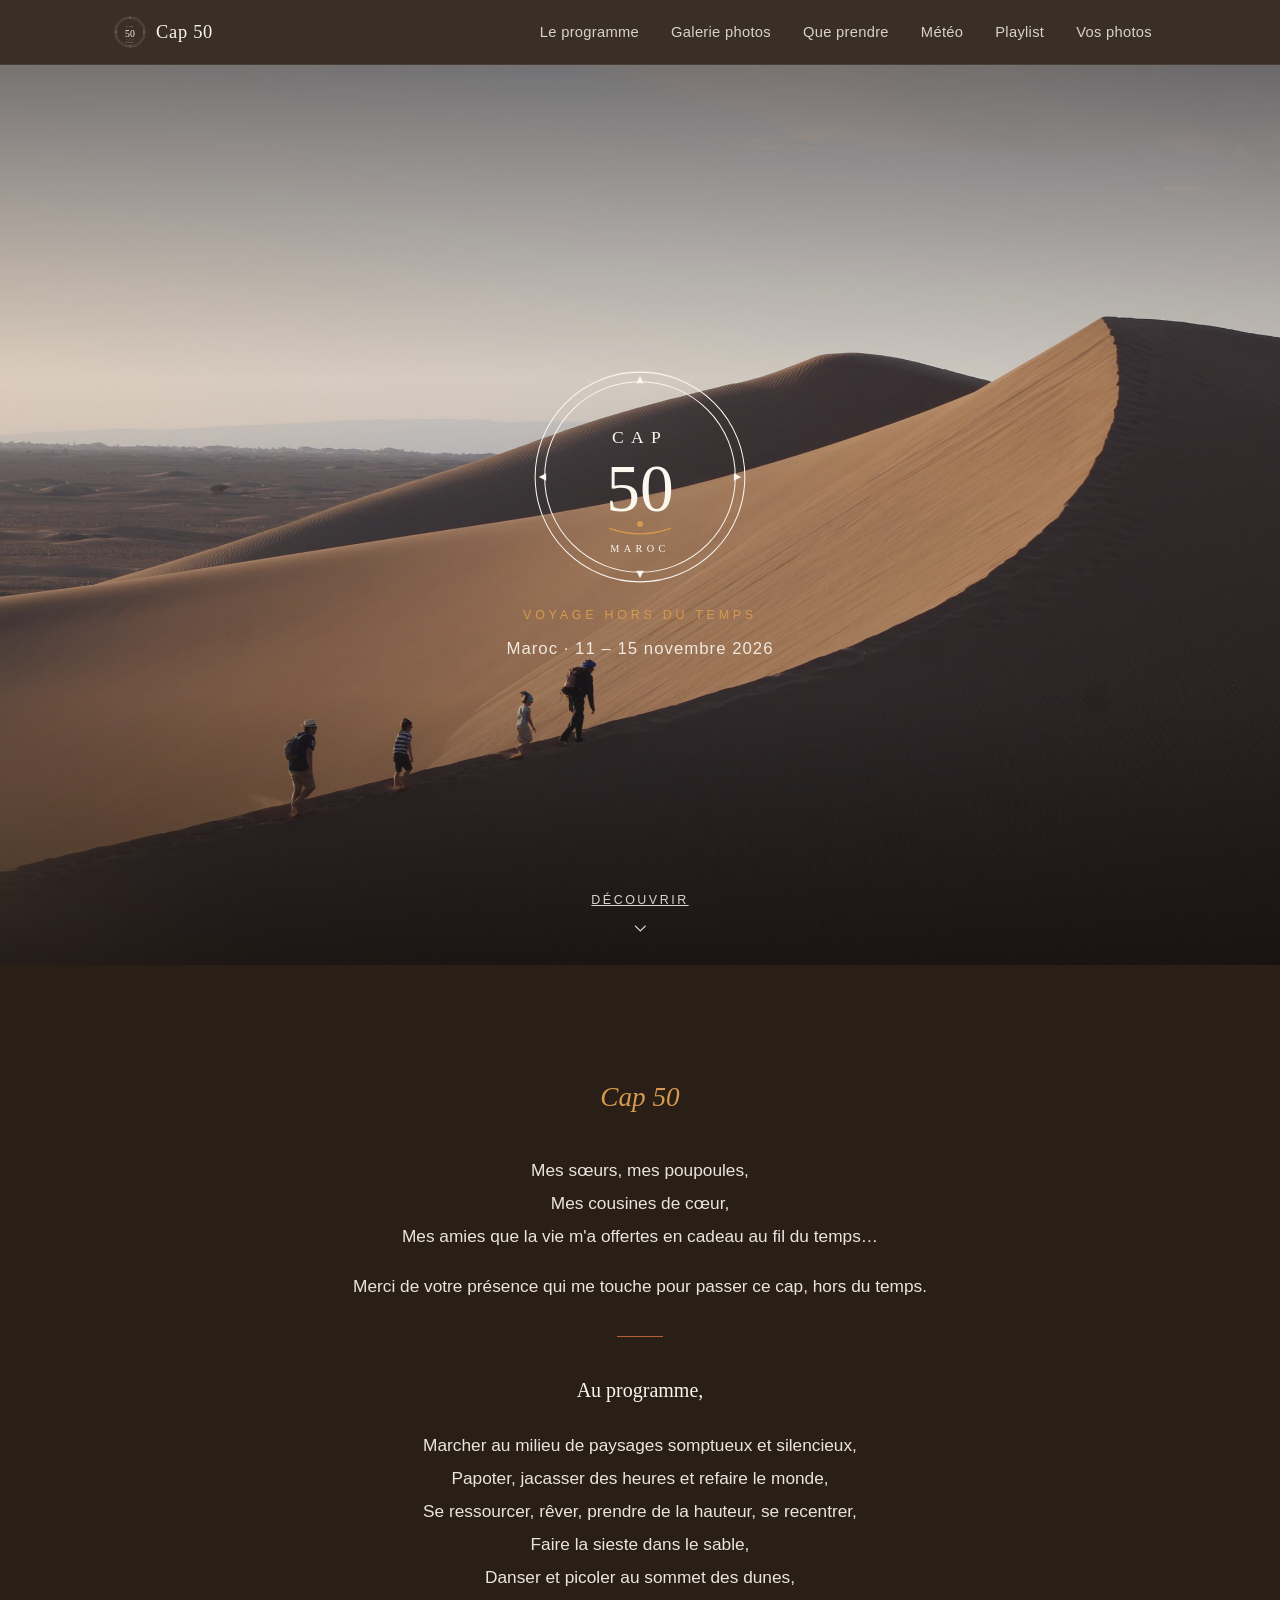
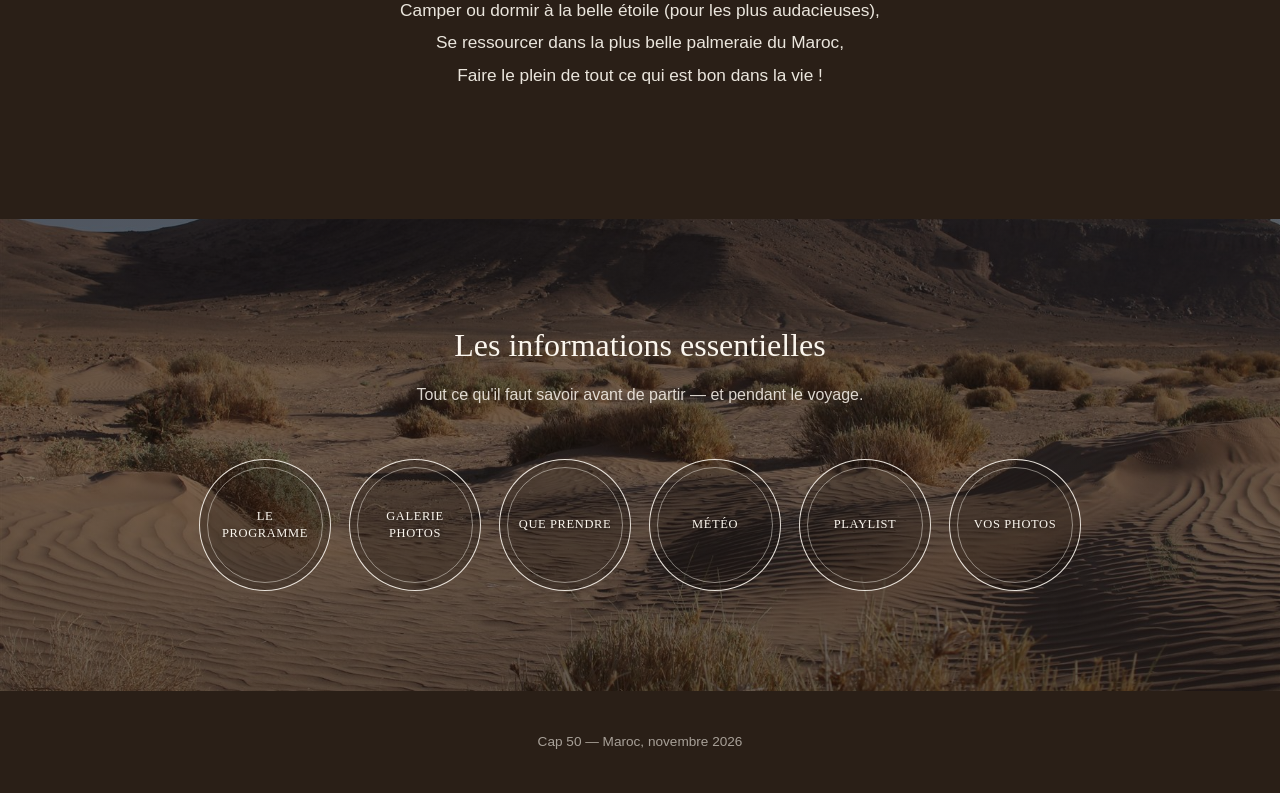
<file: index.html>
<!doctype html>
<html lang="fr">
<head>
<meta charset="utf-8">
<meta name="viewport" content="width=device-width, initial-scale=1">
<title>Cap 50 — Voyage hors du Temps</title>
<meta name="description" content="Cap 50 : notre voyage hors du temps dans le désert marocain, 11-15 novembre 2026.">

<!-- Aperçu affiché quand le lien est partagé (WhatsApp, iMessage, Messenger, mail...) -->
<meta property="og:type" content="website">
<meta property="og:title" content="Cap 50 — Voyage hors du Temps">
<meta property="og:description" content="Notre voyage hors du temps dans le désert marocain, 11-15 novembre 2026.">
<meta property="og:image" content="https://volcyb.github.io/Cap50/assets/img/og-image.jpg">
<meta property="og:image:width" content="1200">
<meta property="og:image:height" content="630">
<meta property="og:url" content="https://volcyb.github.io/Cap50/">
<meta name="twitter:card" content="summary_large_image">

<link rel="icon" type="image/svg+xml" href="assets/img/logo/favicon.svg">
<link rel="stylesheet" href="assets/css/style.css">
</head>
<body>

<nav class="site-nav">
  <div class="nav-inner">
    <a href="index.html" class="nav-brand"><img src="assets/img/logo/logo-white.svg" alt=""> Cap 50</a>
    <button class="nav-toggle" aria-label="Menu">&#9776;</button>
    <ul class="nav-links">
      <li><a href="programme.html">Le programme</a></li>
      <li><a href="galerie.html">Galerie photos</a></li>
      <li><a href="a-emporter.html">Que prendre</a></li>
      <li><a href="meteo.html">Météo</a></li>
      <li><a href="playlist.html">Playlist</a></li>
      <li><a href="photos.html">Vos photos</a></li>
    </ul>
  </div>
</nav>

<section class="hero" style="background-image:url('assets/img/hero.jpg')">
  <div class="hero-content">
    <img class="hero-logo" src="assets/img/logo/logo-white.svg" alt="Cap 50">
    <div class="hero-kicker">Voyage hors du Temps</div>
    <div class="hero-dates">Maroc &middot; 11 – 15 novembre 2026</div>
  </div>
  <a href="#tribute" class="scroll-cue">
    Découvrir
    <svg viewBox="0 0 24 24" fill="none" stroke="currentColor" stroke-width="1.5"><path d="M5 9l7 7 7-7"/></svg>
  </a>
</section>

<section class="tribute" id="tribute">
  <div class="tribute-inner">
    <div class="signature">Cap 50</div>
    <p>
      Mes sœurs, mes poupoules,<br>
      Mes cousines de cœur,<br>
      Mes amies que la vie m'a offertes en cadeau au fil du temps…
    </p>
    <p>Merci de votre présence qui me touche pour passer ce cap, hors du temps.</p>
    <div class="tribute-divider"></div>
    <p class="thanks">Au programme,</p>
    <p>
      Marcher au milieu de paysages somptueux et silencieux,<br>
      Papoter, jacasser des heures et refaire le monde,<br>
      Se ressourcer, rêver, prendre de la hauteur, se recentrer,<br>
      Faire la sieste dans le sable,<br>
      Danser et picoler au sommet des dunes,<br>
      Camper ou dormir à la belle étoile (pour les plus audacieuses),<br>
      Se ressourcer dans la plus belle palmeraie du Maroc,<br>
      Faire le plein de tout ce qui est bon dans la vie&nbsp;!
    </p>
  </div>
</section>

<section class="menu-section">
  <h2>Les informations essentielles</h2>
  <p class="lede">Tout ce qu'il faut savoir avant de partir — et pendant le voyage.</p>
  <div class="menu-grid">

    <a class="menu-card" href="programme.html">
      <h3>Le programme</h3>
    </a>

    <a class="menu-card" href="galerie.html">
      <h3>Galerie photos</h3>
    </a>

    <a class="menu-card" href="a-emporter.html">
      <h3>Que prendre</h3>
    </a>

    <a class="menu-card" href="meteo.html">
      <h3>Météo</h3>
    </a>

    <a class="menu-card" href="playlist.html">
      <h3>Playlist</h3>
    </a>

    <a class="menu-card" href="photos.html">
      <h3>Vos photos</h3>
    </a>

  </div>
</section>

<footer class="site-footer">
  Cap 50 &mdash; Maroc, novembre 2026
</footer>

<script src="assets/js/main.js"></script>
</body>
</html>
</file>
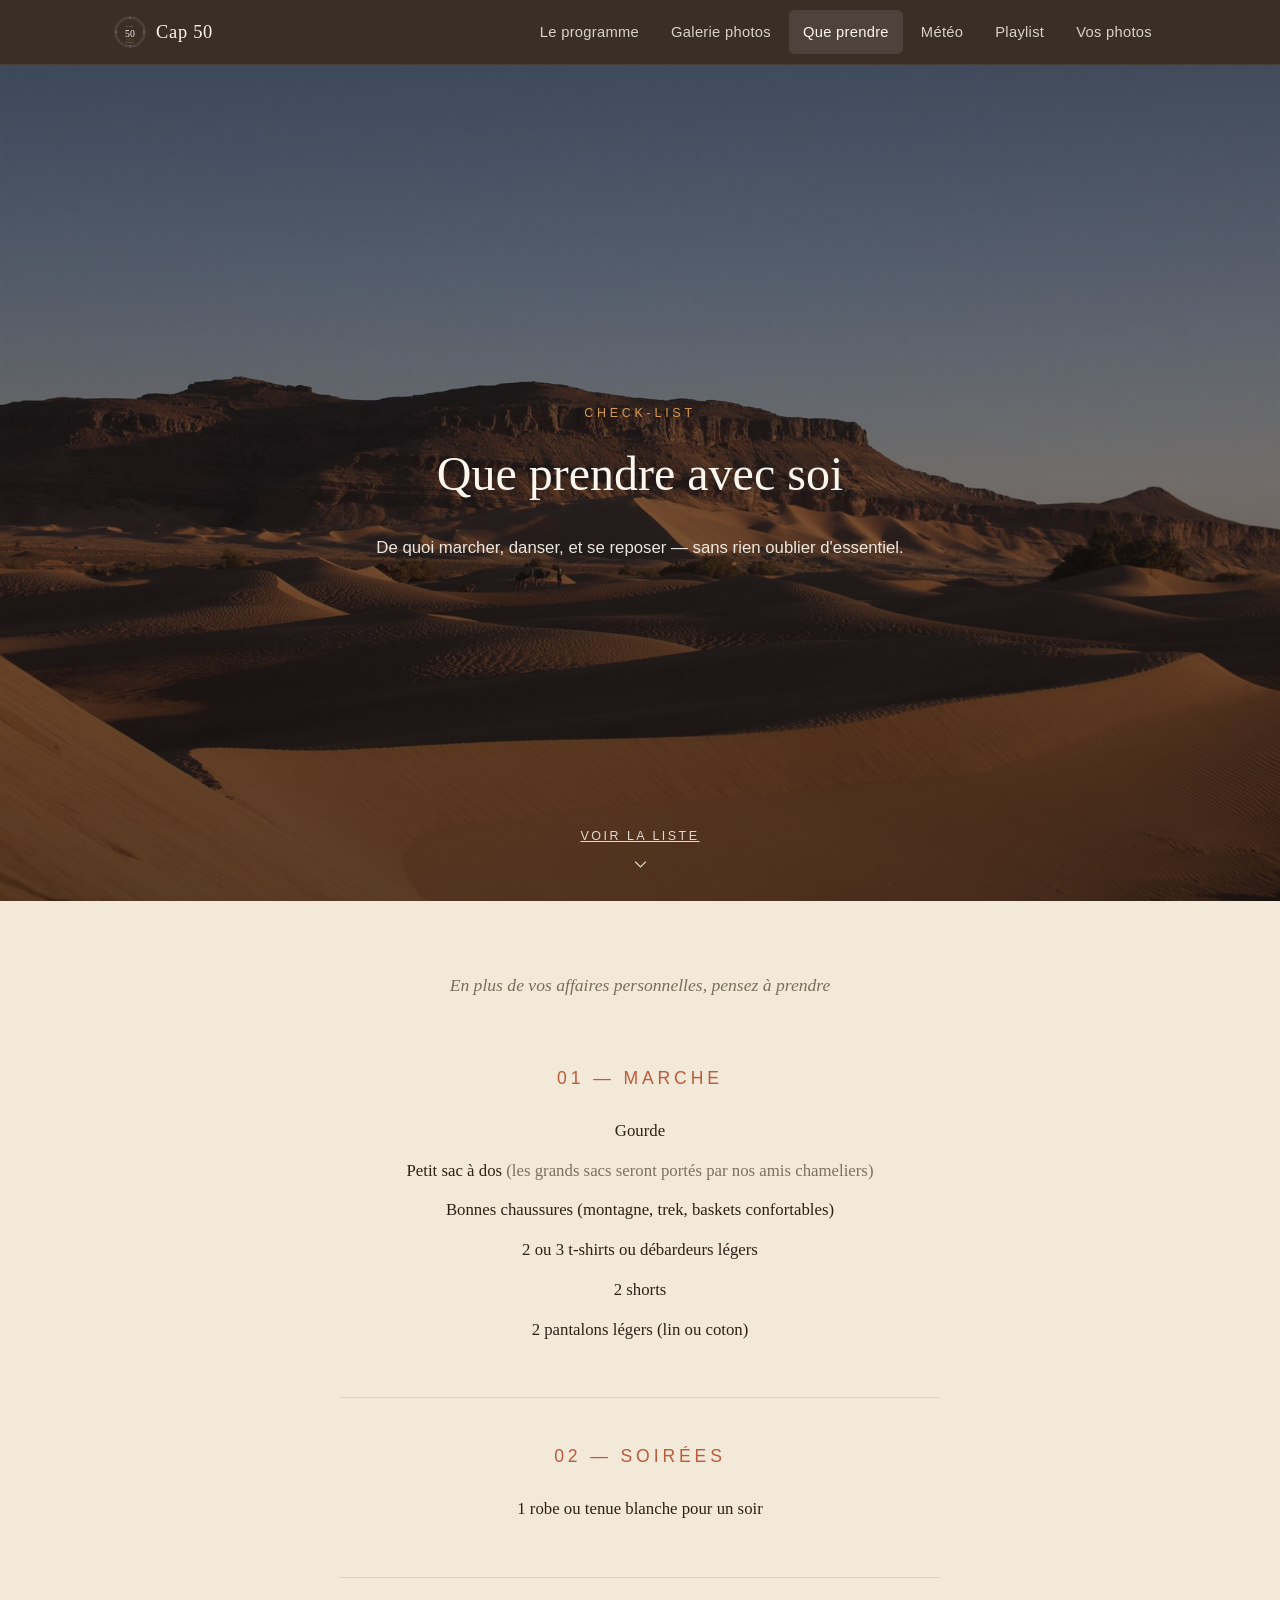
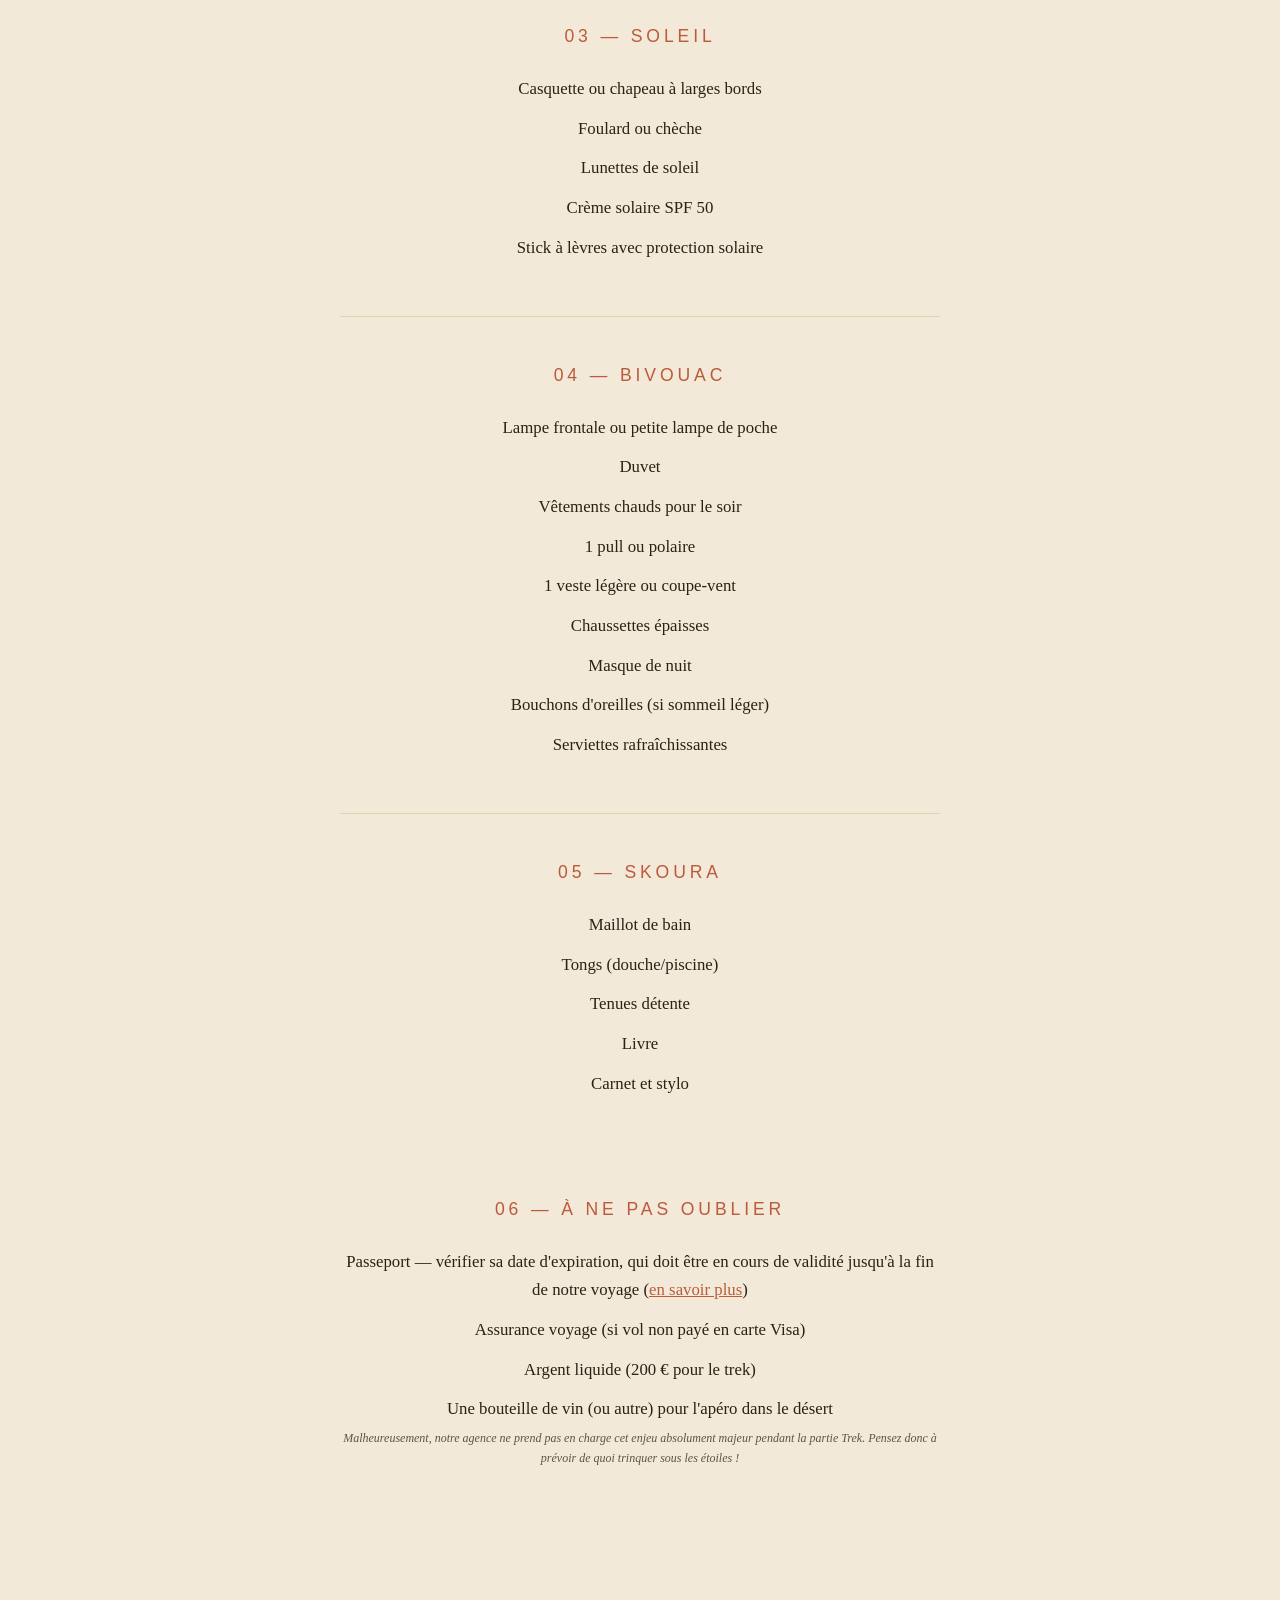
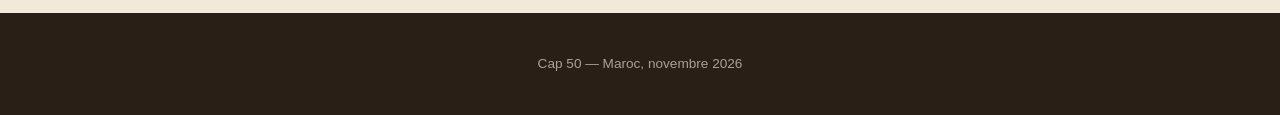
<file: a-emporter.html>
<!doctype html>
<html lang="fr">
<head>
<meta charset="utf-8">
<meta name="viewport" content="width=device-width, initial-scale=1">
<title>Que prendre avec soi — Cap 50</title>
<link rel="icon" type="image/svg+xml" href="assets/img/logo/favicon.svg">
<link rel="stylesheet" href="assets/css/style.css">
</head>
<body>

<nav class="site-nav">
  <div class="nav-inner">
    <a href="index.html" class="nav-brand"><img src="assets/img/logo/logo-white.svg" alt=""> Cap 50</a>
    <button class="nav-toggle" aria-label="Menu">&#9776;</button>
    <ul class="nav-links">
      <li><a href="programme.html">Le programme</a></li>
      <li><a href="galerie.html">Galerie photos</a></li>
      <li><a href="a-emporter.html" class="active">Que prendre</a></li>
      <li><a href="meteo.html">Météo</a></li>
      <li><a href="playlist.html">Playlist</a></li>
      <li><a href="photos.html">Vos photos</a></li>
    </ul>
  </div>
</nav>

<section class="hero hero-page" style="background-image:url('assets/img/emporter-bg.jpg')">
  <div class="hero-content">
    <div class="hero-kicker">Check-list</div>
    <h1>Que prendre avec soi</h1>
    <p>De quoi marcher, danser, et se reposer &mdash; sans rien oublier d'essentiel.</p>
  </div>
  <a href="#details" class="scroll-cue">
    Voir la liste
    <svg viewBox="0 0 24 24" fill="none" stroke="currentColor" stroke-width="1.5"><path d="M5 9l7 7 7-7"/></svg>
  </a>
</section>

<section class="page-body" id="details">

  <p style="text-align:center; max-width:520px; margin:0 auto 20px; color:var(--text-muted); font-family:var(--font-display); font-style:italic; font-size:1.1rem;">
    En plus de vos affaires personnelles, pensez à prendre
  </p>

  <div class="pack-list">

    <div class="pack-group">
      <span class="pack-index">01 &mdash; Marche</span>
      <ul>
        <li>Gourde</li>
        <li>Petit sac à dos <span style="opacity:.6">(les grands sacs seront portés par nos amis chameliers)</span></li>
        <li>Bonnes chaussures (montagne, trek, baskets confortables)</li>
        <li>2 ou 3 t-shirts ou débardeurs légers</li>
        <li>2 shorts</li>
        <li>2 pantalons légers (lin ou coton)</li>
      </ul>
    </div>

    <div class="pack-group">
      <span class="pack-index">02 &mdash; Soirées</span>
      <ul>
        <li>1 robe ou tenue blanche pour un soir</li>
      </ul>
    </div>

    <div class="pack-group">
      <span class="pack-index">03 &mdash; Soleil</span>
      <ul>
        <li>Casquette ou chapeau à larges bords</li>
        <li>Foulard ou chèche</li>
        <li>Lunettes de soleil</li>
        <li>Crème solaire SPF 50</li>
        <li>Stick à lèvres avec protection solaire</li>
      </ul>
    </div>

    <div class="pack-group">
      <span class="pack-index">04 &mdash; Bivouac</span>
      <ul>
        <li>Lampe frontale ou petite lampe de poche</li>
        <li>Duvet</li>
        <li>Vêtements chauds pour le soir</li>
        <li>1 pull ou polaire</li>
        <li>1 veste légère ou coupe-vent</li>
        <li>Chaussettes épaisses</li>
        <li>Masque de nuit</li>
        <li>Bouchons d'oreilles (si sommeil léger)</li>
        <li>Serviettes rafraîchissantes</li>
      </ul>
    </div>

    <div class="pack-group">
      <span class="pack-index">05 &mdash; Skoura</span>
      <ul>
        <li>Maillot de bain</li>
        <li>Tongs (douche/piscine)</li>
        <li>Tenues détente</li>
        <li>Livre</li>
        <li>Carnet et stylo</li>
      </ul>
    </div>

    <div class="pack-group essentials">
      <span class="pack-index">06 &mdash; À ne pas oublier</span>
      <ul>
        <li>Passeport &mdash; vérifier sa date d'expiration, qui doit être en cours de validité jusqu'à la fin de notre voyage (<a href="https://www.service-public.gouv.fr/particuliers/vosdroits/F14873" target="_blank" rel="noopener">en savoir plus</a>)</li>
        <li>Assurance voyage (si vol non payé en carte Visa)</li>
        <li>Argent liquide (200&nbsp;€ pour le trek)</li>
        <li>Une bouteille de vin (ou autre) pour l'apéro dans le désert<br><span style="display:block; text-transform:none; font-family:var(--font-display); font-style:italic; letter-spacing:0; font-size:0.75rem; opacity:.75; margin-top:6px;">Malheureusement, notre agence ne prend pas en charge cet enjeu absolument majeur pendant la partie Trek. Pensez donc à prévoir de quoi trinquer sous les étoiles&nbsp;!</span></li>
      </ul>
    </div>

  </div>

</section>

<footer class="site-footer">
  Cap 50 &mdash; Maroc, novembre 2026
</footer>

<script src="assets/js/main.js"></script>
</body>
</html>
</file>
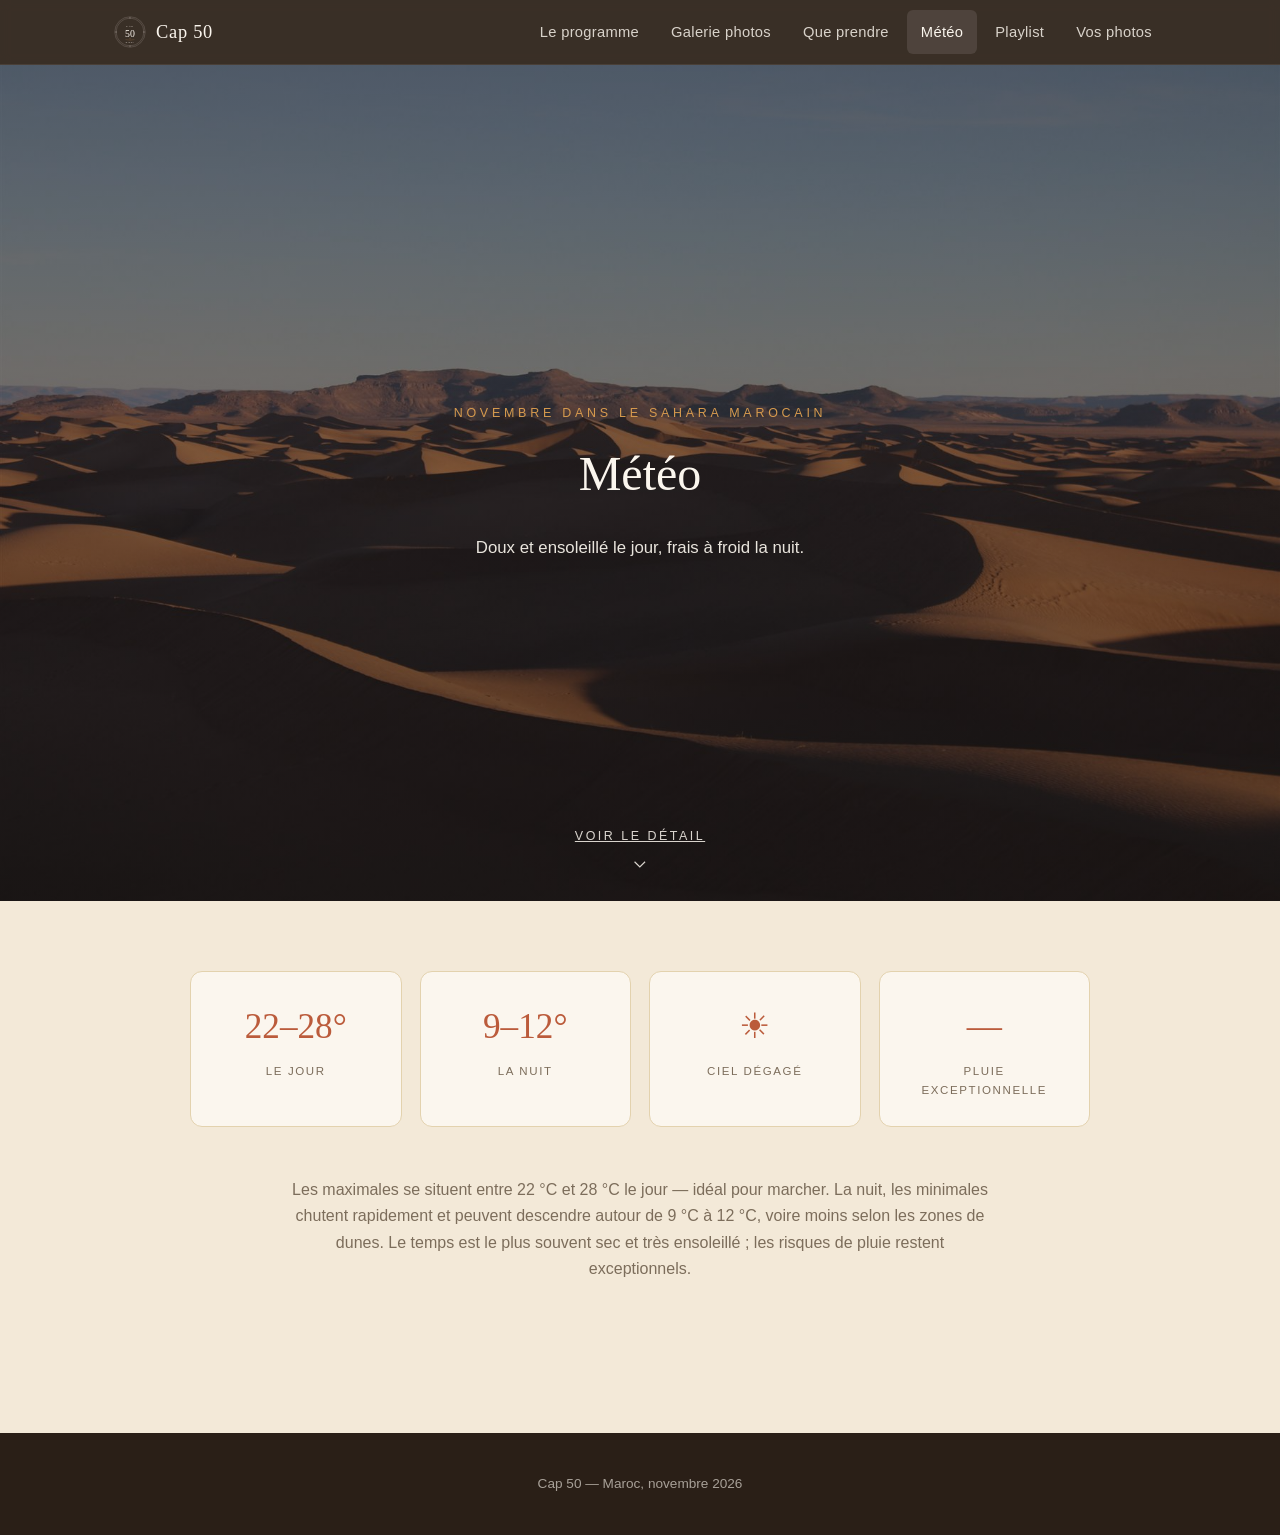
<file: meteo.html>
<!doctype html>
<html lang="fr">
<head>
<meta charset="utf-8">
<meta name="viewport" content="width=device-width, initial-scale=1">
<title>Météo au Maroc — Cap 50</title>
<link rel="icon" type="image/svg+xml" href="assets/img/logo/favicon.svg">
<link rel="stylesheet" href="assets/css/style.css">
</head>
<body>

<nav class="site-nav">
  <div class="nav-inner">
    <a href="index.html" class="nav-brand"><img src="assets/img/logo/logo-white.svg" alt=""> Cap 50</a>
    <button class="nav-toggle" aria-label="Menu">&#9776;</button>
    <ul class="nav-links">
      <li><a href="programme.html">Le programme</a></li>
      <li><a href="galerie.html">Galerie photos</a></li>
      <li><a href="a-emporter.html">Que prendre</a></li>
      <li><a href="meteo.html" class="active">Météo</a></li>
      <li><a href="playlist.html">Playlist</a></li>
      <li><a href="photos.html">Vos photos</a></li>
    </ul>
  </div>
</nav>

<section class="hero hero-page" style="background-image:url('assets/img/meteo-bg.jpg'); background-position: center 30%;">
  <div class="hero-content">
    <div class="hero-kicker">Novembre dans le Sahara Marocain</div>
    <h1>Météo</h1>
    <p>Doux et ensoleillé le jour, frais à froid la nuit.</p>
  </div>
  <a href="#details" class="scroll-cue">
    Voir le détail
    <svg viewBox="0 0 24 24" fill="none" stroke="currentColor" stroke-width="1.5"><path d="M5 9l7 7 7-7"/></svg>
  </a>
</section>

<section class="page-body" id="details">

  <div class="weather-grid">
    <div class="weather-tile">
      <div class="value">22&ndash;28&deg;</div>
      <div class="label">Le jour</div>
    </div>
    <div class="weather-tile">
      <div class="value">9&ndash;12&deg;</div>
      <div class="label">La nuit</div>
    </div>
    <div class="weather-tile">
      <div class="value">&#9728;</div>
      <div class="label">Ciel dégagé</div>
    </div>
    <div class="weather-tile">
      <div class="value">&mdash;</div>
      <div class="label">Pluie exceptionnelle</div>
    </div>
  </div>

  <p style="max-width:700px; margin:0 auto 50px; text-align:center; color:var(--text-muted);">
    Les maximales se situent entre 22&nbsp;°C et 28&nbsp;°C le jour &mdash; idéal pour marcher. La nuit, les minimales chutent rapidement et peuvent descendre autour de 9&nbsp;°C à 12&nbsp;°C, voire moins selon les zones de dunes. Le temps est le plus souvent sec et très ensoleillé ; les risques de pluie restent exceptionnels.
  </p>


</section>

<footer class="site-footer">
  Cap 50 &mdash; Maroc, novembre 2026
</footer>

<script src="assets/js/main.js"></script>
</body>
</html>
</file>
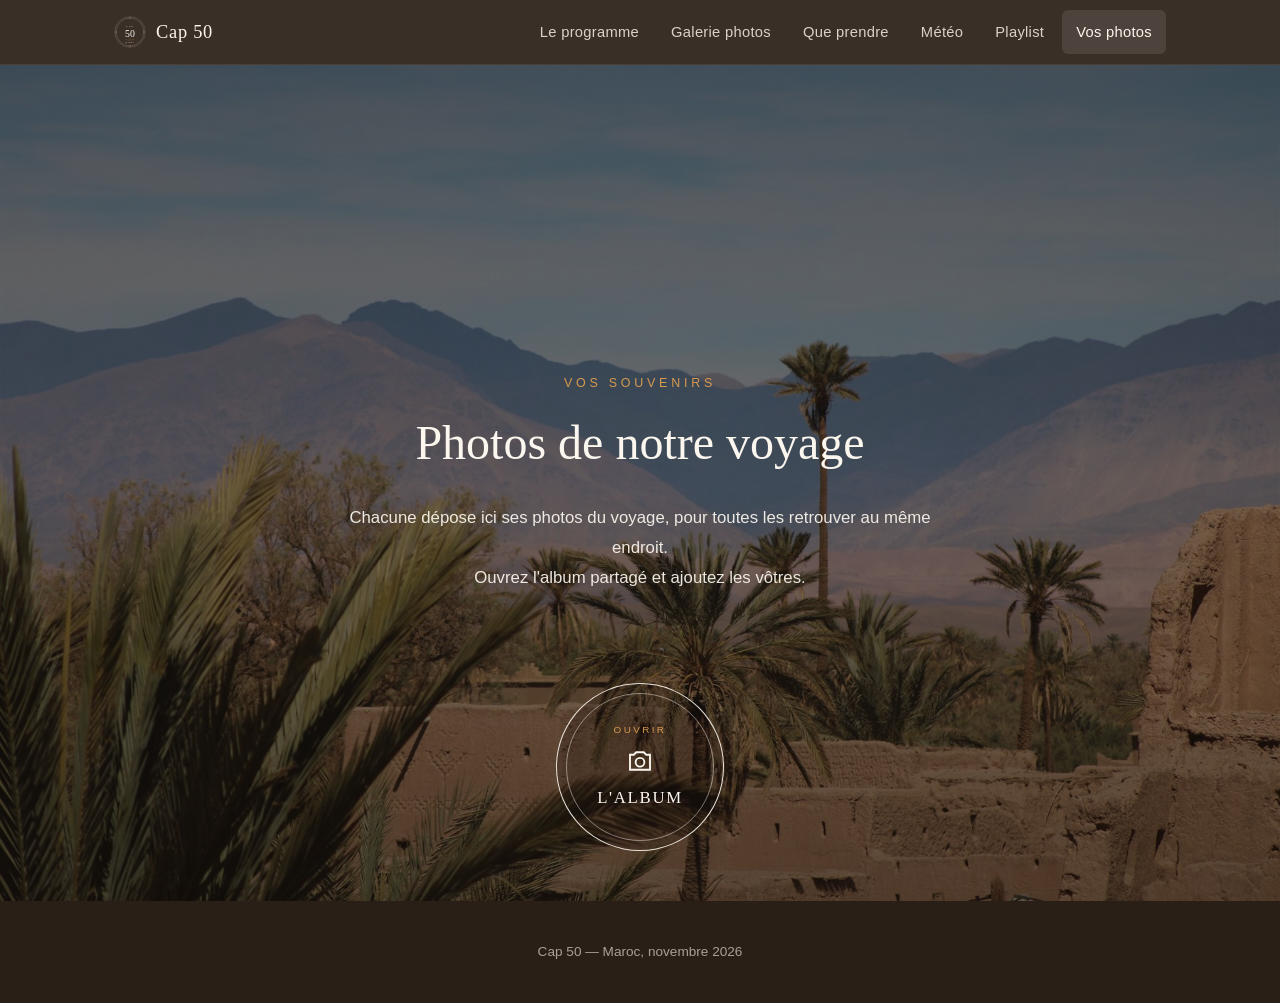
<file: photos.html>
<!doctype html>
<html lang="fr">
<head>
<meta charset="utf-8">
<meta name="viewport" content="width=device-width, initial-scale=1">
<title>Photos de notre voyage — Cap 50</title>
<link rel="icon" type="image/svg+xml" href="assets/img/logo/favicon.svg">
<link rel="stylesheet" href="assets/css/style.css">
</head>
<body>

<nav class="site-nav">
  <div class="nav-inner">
    <a href="index.html" class="nav-brand"><img src="assets/img/logo/logo-white.svg" alt=""> Cap 50</a>
    <button class="nav-toggle" aria-label="Menu">&#9776;</button>
    <ul class="nav-links">
      <li><a href="programme.html">Le programme</a></li>
      <li><a href="galerie.html">Galerie photos</a></li>
      <li><a href="a-emporter.html">Que prendre</a></li>
      <li><a href="meteo.html">Météo</a></li>
      <li><a href="playlist.html">Playlist</a></li>
      <li><a href="photos.html" class="active">Vos photos</a></li>
    </ul>
  </div>
</nav>

<section class="hero hero-page" style="background-image:url('assets/img/photos-bg.jpg')">
  <div class="hero-content">
    <div class="hero-kicker">Vos souvenirs</div>
    <h1>Photos de notre voyage</h1>
    <p>Chacune dépose ici ses photos du voyage, pour toutes les retrouver au même endroit.<br>Ouvrez l'album partagé et ajoutez les vôtres.</p>
  </div>
  <a class="hero-cta badge-cta" href="https://photos.app.goo.gl/BwPLTDu88euLpv97A" target="_blank" rel="noopener" id="album-link">
    <span class="cta-kicker">Ouvrir</span>
    <svg class="cta-icon" viewBox="0 0 24 24" fill="none" stroke="currentColor" stroke-width="1.5"><path d="M4 7h3l2-2h6l2 2h3v12H4z"/><circle cx="12" cy="13" r="3.5"/></svg>
    <span class="cta-main">L'album</span>
  </a>
</section>

<!--
  Pour activer le bouton ci-dessus :
  Créez un album partagé (Google Photos ou iCloud Photos fonctionnent bien pour un groupe),
  autorisez l'ajout de photos par les invités, copiez le lien de partage, et collez-le
  dans le href="..." de #album-link ci-dessus.
-->

<footer class="site-footer">
  Cap 50 &mdash; Maroc, novembre 2026
</footer>

<script src="assets/js/main.js"></script>
</body>
</html>
</file>
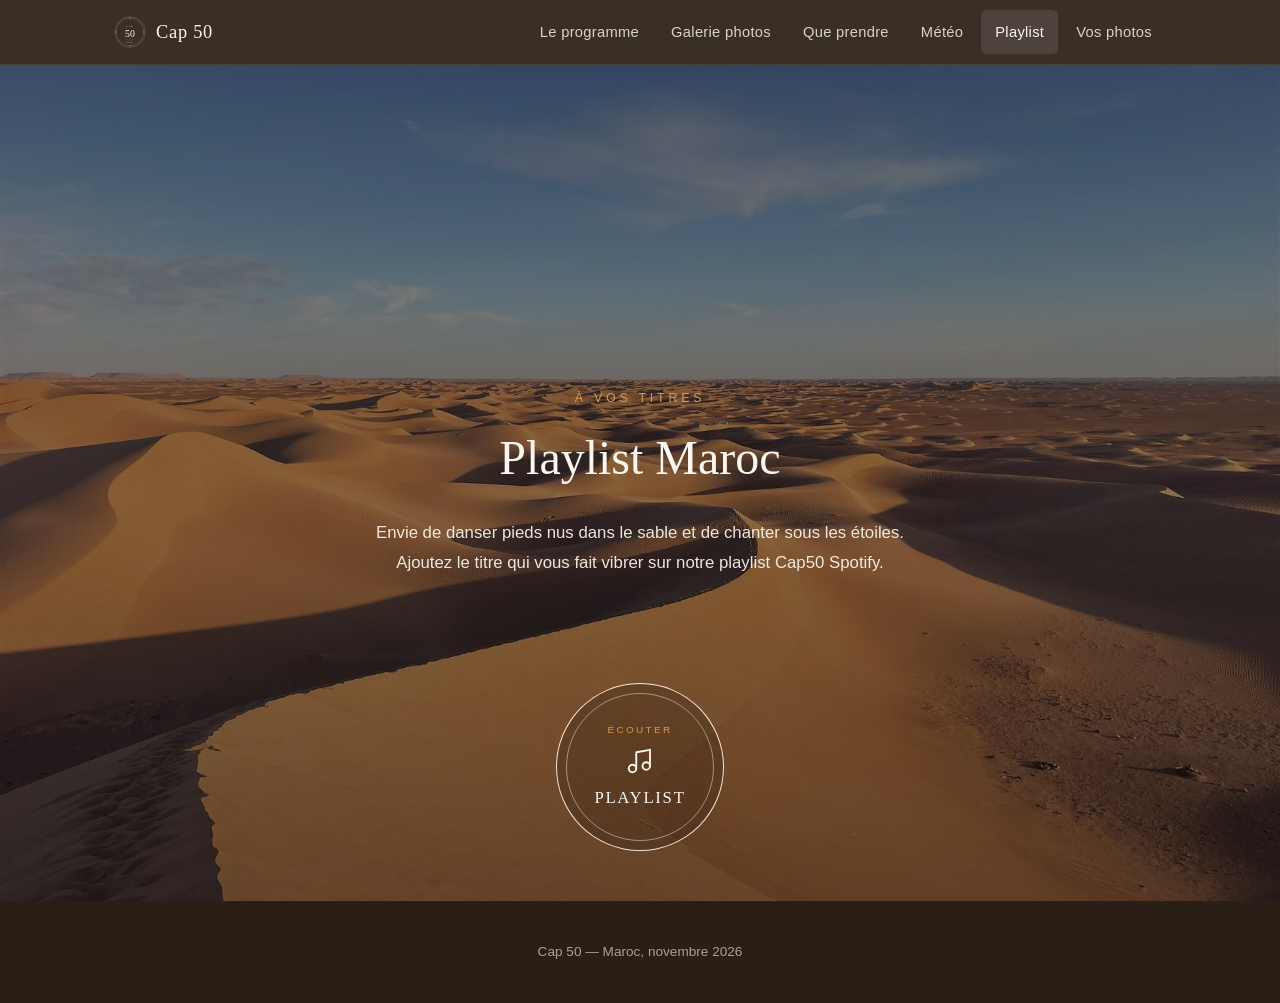
<file: playlist.html>
<!doctype html>
<html lang="fr">
<head>
<meta charset="utf-8">
<meta name="viewport" content="width=device-width, initial-scale=1">
<title>Playlist Maroc — Cap 50</title>
<link rel="icon" type="image/svg+xml" href="assets/img/logo/favicon.svg">
<link rel="stylesheet" href="assets/css/style.css">
</head>
<body>

<nav class="site-nav">
  <div class="nav-inner">
    <a href="index.html" class="nav-brand"><img src="assets/img/logo/logo-white.svg" alt=""> Cap 50</a>
    <button class="nav-toggle" aria-label="Menu">&#9776;</button>
    <ul class="nav-links">
      <li><a href="programme.html">Le programme</a></li>
      <li><a href="galerie.html">Galerie photos</a></li>
      <li><a href="a-emporter.html">Que prendre</a></li>
      <li><a href="meteo.html">Météo</a></li>
      <li><a href="playlist.html" class="active">Playlist</a></li>
      <li><a href="photos.html">Vos photos</a></li>
    </ul>
  </div>
</nav>

<section class="hero hero-page" style="background-image:url('assets/img/playlist-bg.jpg')">
  <div class="hero-content">
    <div class="hero-kicker">À vos titres</div>
    <h1>Playlist Maroc</h1>
    <p>Envie de danser pieds nus dans le sable et de chanter sous les étoiles.<br>Ajoutez le titre qui vous fait vibrer sur notre playlist Cap50 Spotify.</p>
  </div>
  <a class="hero-cta badge-cta" href="https://open.spotify.com/playlist/7oFbjCR6wMqJN3nvQlIx1A?si=Sa1Loa-ESkCRWuXYAxIw7w" target="_blank" rel="noopener" id="spotify-link">
    <span class="cta-kicker">Écouter</span>
    <svg class="cta-icon" viewBox="0 0 24 24" fill="none" stroke="currentColor" stroke-width="1.5"><path d="M9 18V5l11-2v13"/><circle cx="6" cy="18" r="3"/><circle cx="17" cy="16" r="3"/></svg>
    <span class="cta-main">Playlist</span>
  </a>
</section>

<footer class="site-footer">
  Cap 50 &mdash; Maroc, novembre 2026
</footer>

<script src="assets/js/main.js"></script>
</body>
</html>
</file>
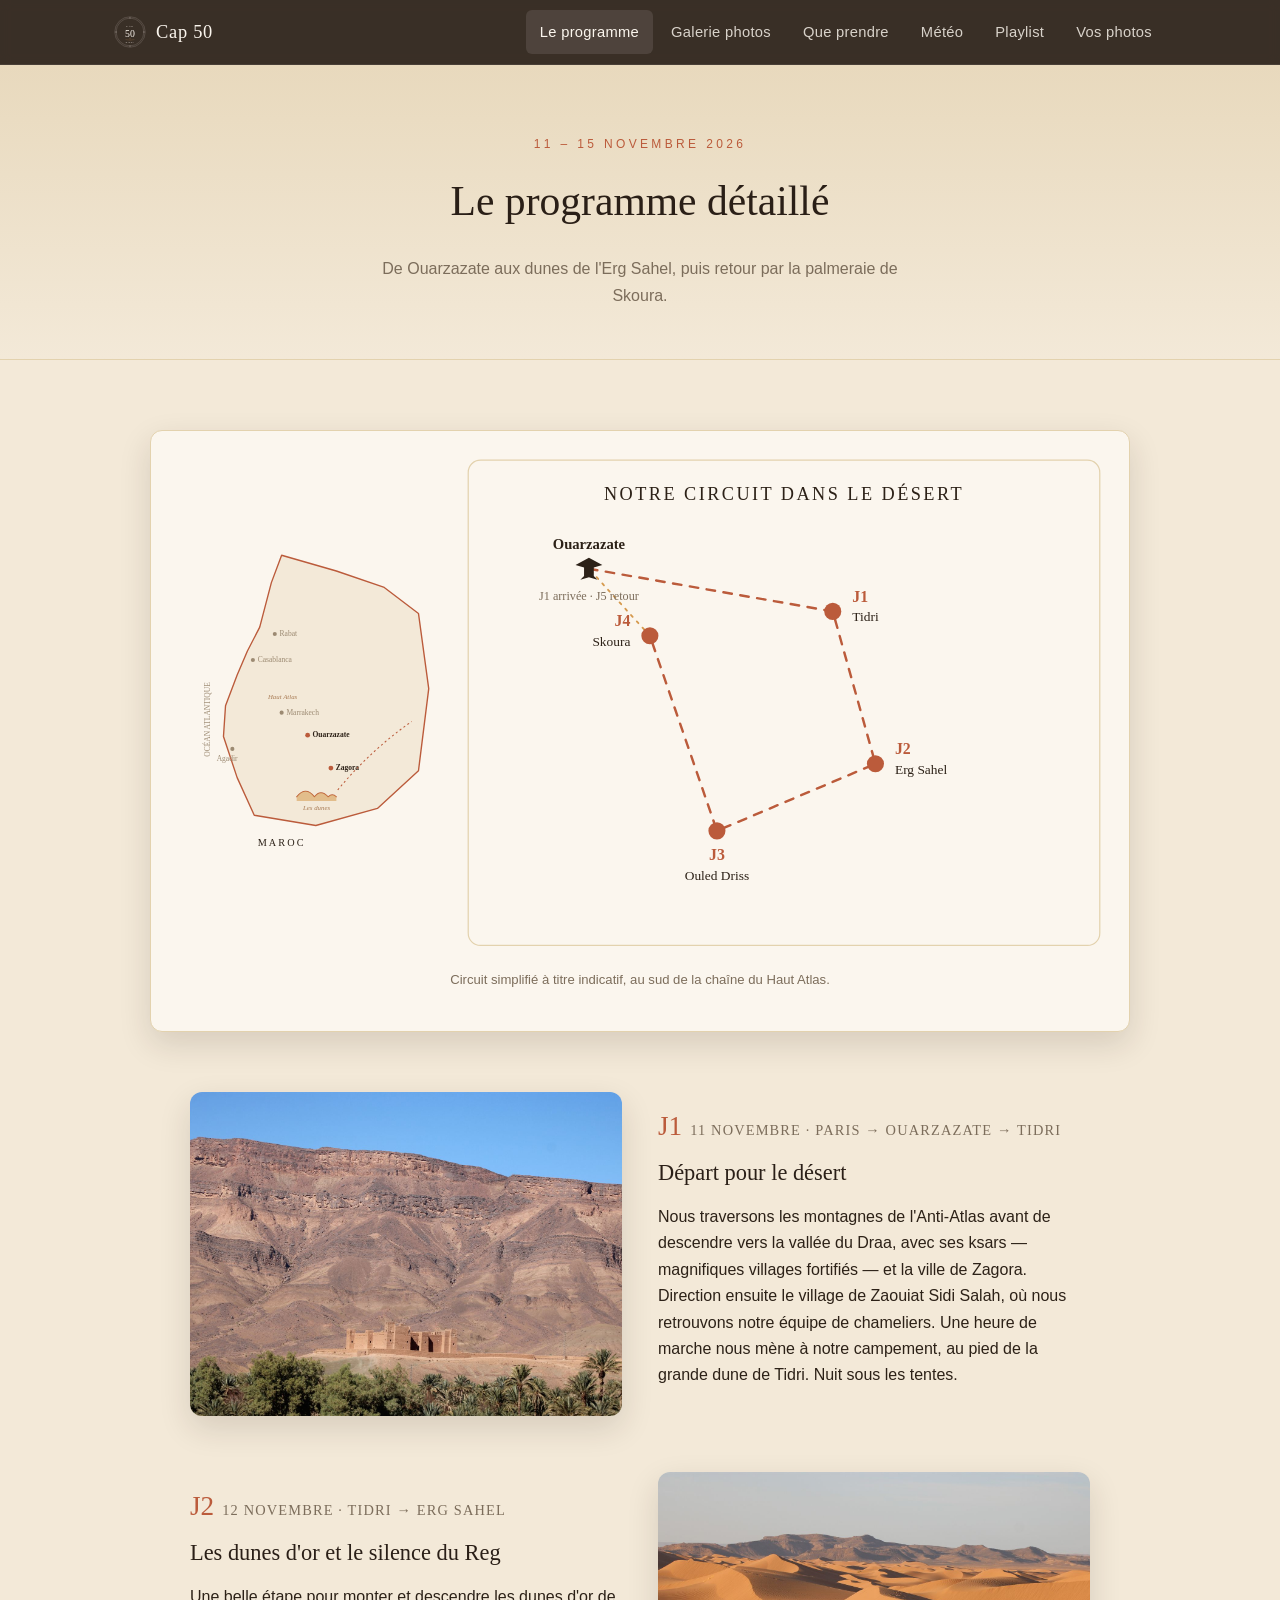
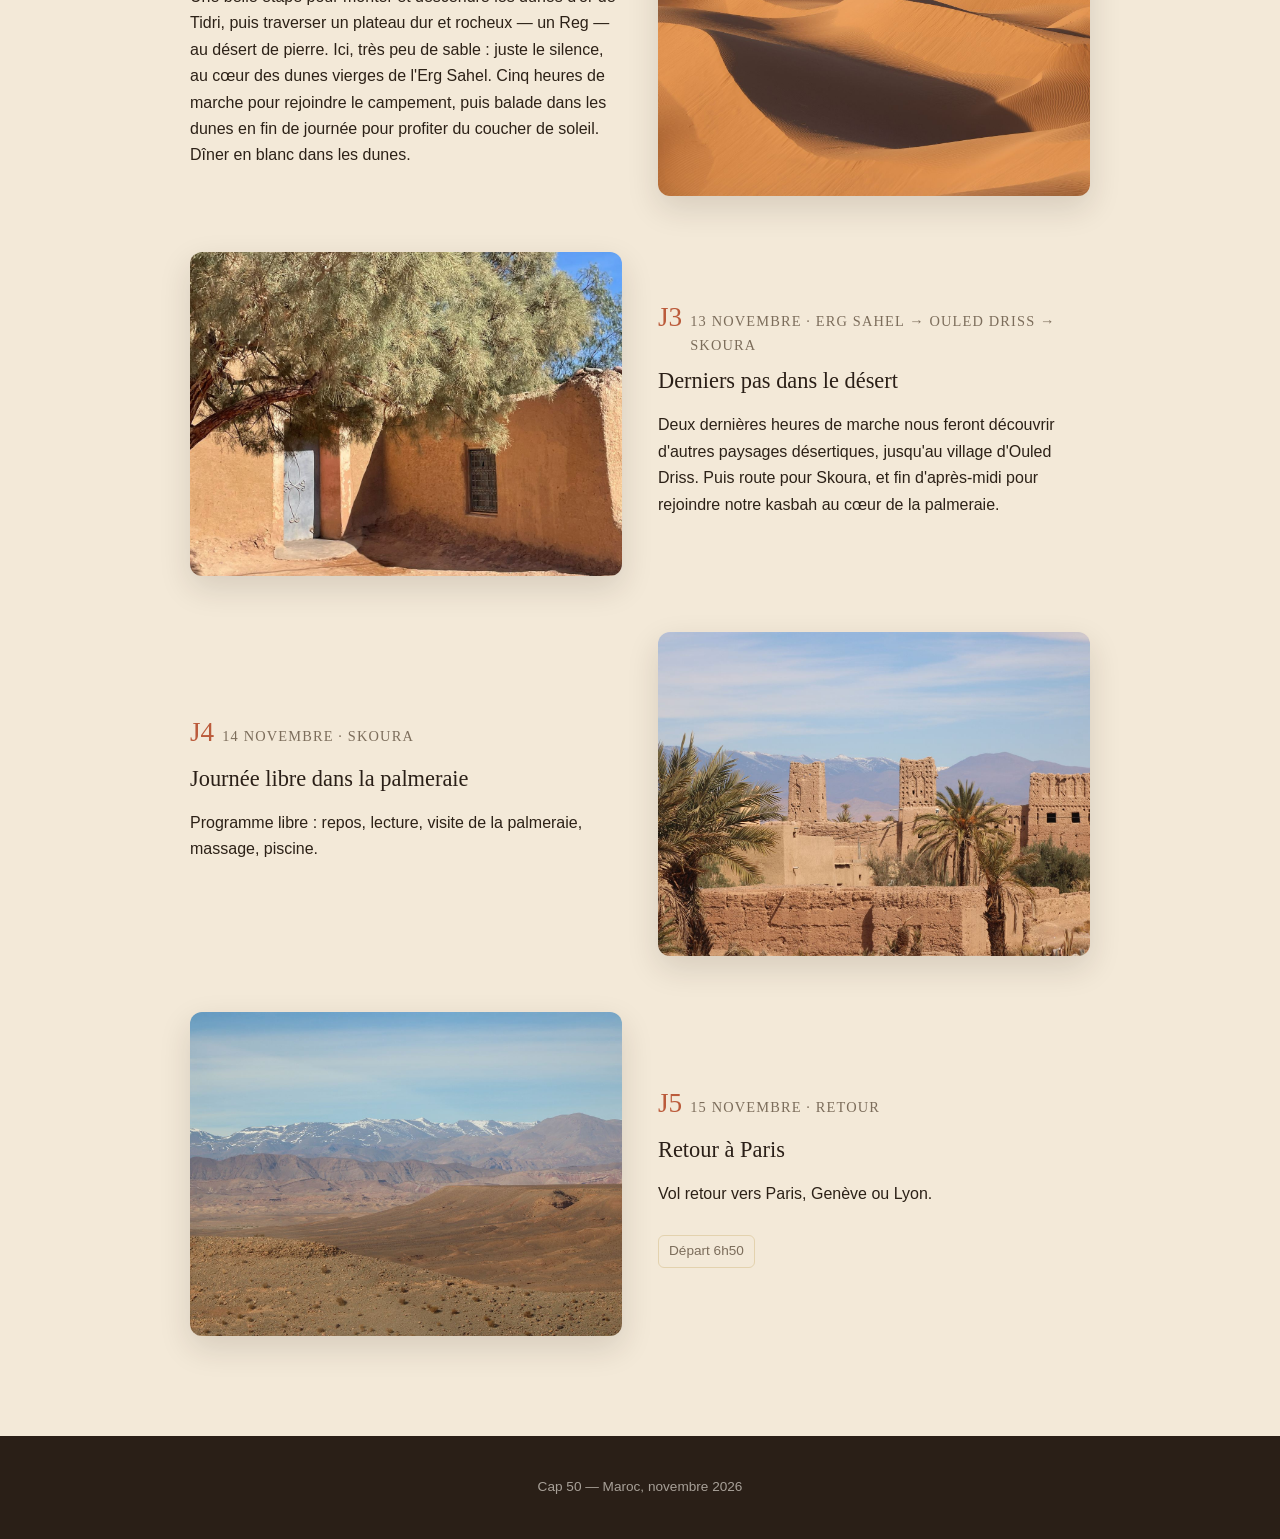
<file: programme.html>
<!doctype html>
<html lang="fr">
<head>
<meta charset="utf-8">
<meta name="viewport" content="width=device-width, initial-scale=1">
<title>Le programme détaillé — Cap 50</title>
<link rel="icon" type="image/svg+xml" href="assets/img/logo/favicon.svg">
<link rel="stylesheet" href="assets/css/style.css">
</head>
<body>

<nav class="site-nav">
  <div class="nav-inner">
    <a href="index.html" class="nav-brand"><img src="assets/img/logo/logo-white.svg" alt=""> Cap 50</a>
    <button class="nav-toggle" aria-label="Menu">&#9776;</button>
    <ul class="nav-links">
      <li><a href="programme.html" class="active">Le programme</a></li>
      <li><a href="galerie.html">Galerie photos</a></li>
      <li><a href="a-emporter.html">Que prendre</a></li>
      <li><a href="meteo.html">Météo</a></li>
      <li><a href="playlist.html">Playlist</a></li>
      <li><a href="photos.html">Vos photos</a></li>
    </ul>
  </div>
</nav>

<header class="page-header">
  <div class="eyebrow">11 &ndash; 15 novembre 2026</div>
  <h1>Le programme détaillé</h1>
  <p class="lede">De Ouarzazate aux dunes de l'Erg Sahel, puis retour par la palmeraie de Skoura.</p>
</header>

<section class="page-body">

  <div class="route-map">

    <div class="route-map-country">
      <svg viewBox="0 0 380 460" xmlns="http://www.w3.org/2000/svg">
        <!-- Contour stylisé du Maroc -->
        <polygon points="150,15 230,38 300,62 350,100 365,210 350,330 290,385 200,410 110,395 85,340 65,280 68,235 85,190 100,155 118,120 135,55"
                 fill="#f3e9d8" stroke="#bb5b3b" stroke-width="2" stroke-linejoin="round"/>

        <text x="45" y="255" font-family="Georgia, 'Times New Roman', serif" font-size="11" fill="#9c8a72" text-anchor="middle" transform="rotate(-90 45 255)">OCÉAN ATLANTIQUE</text>

        <!-- Villes de repère -->
        <g font-family="Georgia, 'Times New Roman', serif" fill="#9c8a72">
          <circle cx="140" cy="130" r="3" fill="#9c8a72"/>
          <text x="147" y="133" font-size="11">Rabat</text>

          <circle cx="108" cy="168" r="3" fill="#9c8a72"/>
          <text x="115" y="171" font-size="11">Casablanca</text>

          <circle cx="150" cy="245" r="3" fill="#9c8a72"/>
          <text x="157" y="248" font-size="11">Marrakech</text>

          <circle cx="78" cy="298" r="3" fill="#9c8a72"/>
          <text x="55" y="315" font-size="11">Agadir</text>
        </g>

        <text x="130" y="225" font-family="Georgia, 'Times New Roman', serif" font-size="10" fill="#a97c55" font-style="italic">Haut Atlas</text>

        <!-- Notre itinéraire : Ouarzazate, Zagora -->
        <g font-family="Georgia, 'Times New Roman', serif" fill="#2c2117">
          <circle cx="188" cy="278" r="3.5" fill="#bb5b3b"/>
          <text x="195" y="281" font-size="11" font-weight="bold">Ouarzazate</text>

          <circle cx="222" cy="326" r="3.5" fill="#bb5b3b"/>
          <text x="229" y="329" font-size="11" font-weight="bold">Zagora</text>
        </g>

        <!-- Les dunes : où nous allons -->
        <g transform="translate(198 362)">
          <path d="M-26 6 Q-13 -10 0 6 Q9 -6 20 6 Q26 0 32 6" fill="none" stroke="#bb5b3b" stroke-width="1.6" stroke-linecap="round" stroke-linejoin="round"/>
          <path d="M-26 6 Q-13 -10 0 6 Q9 -6 20 6 Q26 0 32 6 L32 12 L-26 12 Z" fill="#d69a4e" opacity="0.55" stroke="none"/>
          <text x="3" y="26" text-anchor="middle" font-family="Georgia, 'Times New Roman', serif" font-size="10" font-style="italic" fill="#a97c55">Les dunes</text>
        </g>

        <path d="M232 358 Q 280 300 340 258" fill="none" stroke="#bb5b3b" stroke-width="1.5" stroke-dasharray="3 4"/>

        <text x="150" y="440" text-anchor="middle" font-family="Georgia, 'Times New Roman', serif" font-size="15" fill="#2c2117" letter-spacing="3">MAROC</text>
      </svg>
    </div>

    <div class="route-map-detail">
      <svg viewBox="0 0 520 400" xmlns="http://www.w3.org/2000/svg">
        <rect x="1" y="1" width="518" height="398" rx="10" fill="#fbf6ee" stroke="#e3d2ae"/>
        <text x="260" y="34" text-anchor="middle" font-family="Georgia, 'Times New Roman', serif" font-size="15" fill="#2c2117" letter-spacing="2">NOTRE CIRCUIT DANS LE DÉSERT</text>

        <!-- Route -->
        <path d="M100 90 L300 125 L335 250 L205 305 L150 145" fill="none" stroke="#bb5b3b" stroke-width="2" stroke-dasharray="7 7" stroke-linecap="round"/>
        <path d="M150 145 L100 90" fill="none" stroke="#d69a4e" stroke-width="1.5" stroke-dasharray="2 5" stroke-linecap="round"/>

        <g font-family="Georgia, 'Times New Roman', serif">
          <!-- Ouarzazate : arrivée / retour -->
          <g transform="translate(100 90)">
            <path d="M-11 -3 L0 -9 L11 -3 L4 -1 L4 6 L7 9 L0 7 L-7 9 L-4 6 L-4 -1 Z" fill="#2c2117"/>
            <text x="0" y="-16" text-anchor="middle" font-size="12" fill="#2c2117" font-weight="bold">Ouarzazate</text>
            <text x="0" y="26" text-anchor="middle" font-size="10" fill="#7c6d5b">J1 arrivée · J5 retour</text>
          </g>

          <!-- J1 -->
          <g transform="translate(300 125)">
            <circle r="7" fill="#bb5b3b"/>
            <text x="16" y="-8" font-size="13" font-weight="bold" fill="#bb5b3b">J1</text>
            <text x="16" y="8" font-size="11" fill="#2c2117">Tidri</text>
          </g>

          <!-- J2 -->
          <g transform="translate(335 250)">
            <circle r="7" fill="#bb5b3b"/>
            <text x="16" y="-8" font-size="13" font-weight="bold" fill="#bb5b3b">J2</text>
            <text x="16" y="8" font-size="11" fill="#2c2117">Erg Sahel</text>
          </g>

          <!-- J3 -->
          <g transform="translate(205 305)">
            <circle r="7" fill="#bb5b3b"/>
            <text x="0" y="24" text-anchor="middle" font-size="13" font-weight="bold" fill="#bb5b3b">J3</text>
            <text x="0" y="40" text-anchor="middle" font-size="11" fill="#2c2117">Ouled Driss</text>
          </g>

          <!-- J4 -->
          <g transform="translate(150 145)">
            <circle r="7" fill="#bb5b3b"/>
            <text x="-16" y="-8" text-anchor="end" font-size="13" font-weight="bold" fill="#bb5b3b">J4</text>
            <text x="-16" y="8" text-anchor="end" font-size="11" fill="#2c2117">Skoura</text>
          </g>

        </g>
      </svg>
    </div>

    <p class="route-map-caption">Circuit simplifié à titre indicatif, au sud de la chaîne du Haut Atlas.</p>
  </div>

  <div class="itinerary">

    <article class="day-card">
      <div class="day-photo"><img src="assets/img/programme/day1.jpg" alt="Ksar fortifié dans la vallée du Draa"></div>
      <div class="day-text">
        <div class="day-label"><span class="num">J1</span><span class="date">11 novembre &middot; Paris → Ouarzazate → Tidri</span></div>
        <h3>Départ pour le désert</h3>
        <p>Nous traversons les montagnes de l'Anti-Atlas avant de descendre vers la vallée du Draa, avec ses ksars — magnifiques villages fortifiés — et la ville de Zagora. Direction ensuite le village de Zaouiat Sidi Salah, où nous retrouvons notre équipe de chameliers. Une heure de marche nous mène à notre campement, au pied de la grande dune de Tidri. Nuit sous les tentes.</p>
      </div>
    </article>

    <article class="day-card">
      <div class="day-photo"><img src="assets/img/programme/day2.jpg" alt="Campement au crépuscule dans l'Erg Sahel"></div>
      <div class="day-text">
        <div class="day-label"><span class="num">J2</span><span class="date">12 novembre &middot; Tidri → Erg Sahel</span></div>
        <h3>Les dunes d'or et le silence du Reg</h3>
        <p>Une belle étape pour monter et descendre les dunes d'or de Tidri, puis traverser un plateau dur et rocheux — un Reg — au désert de pierre. Ici, très peu de sable : juste le silence, au cœur des dunes vierges de l'Erg Sahel. Cinq heures de marche pour rejoindre le campement, puis balade dans les dunes en fin de journée pour profiter du coucher de soleil. Dîner en blanc dans les dunes.</p>
      </div>
    </article>

    <article class="day-card">
      <div class="day-photo"><img src="assets/img/programme/day3.jpg" alt="Kasbah à Skoura au milieu de la palmeraie"></div>
      <div class="day-text">
        <div class="day-label"><span class="num">J3</span><span class="date">13 novembre &middot; Erg Sahel → Ouled Driss → Skoura</span></div>
        <h3>Derniers pas dans le désert</h3>
        <p>Deux dernières heures de marche nous feront découvrir d'autres paysages désertiques, jusqu'au village d'Ouled Driss. Puis route pour Skoura, et fin d'après-midi pour rejoindre notre kasbah au cœur de la palmeraie.</p>
      </div>
    </article>

    <article class="day-card">
      <div class="day-photo"><img src="assets/img/programme/day4.jpg" alt="Kasbah de Skoura et sommets enneigés de l'Atlas"></div>
      <div class="day-text">
        <div class="day-label"><span class="num">J4</span><span class="date">14 novembre &middot; Skoura</span></div>
        <h3>Journée libre dans la palmeraie</h3>
        <p>Programme libre : repos, lecture, visite de la palmeraie, massage, piscine.</p>
      </div>
    </article>

    <article class="day-card">
      <div class="day-photo"><img src="assets/img/programme/day5.jpg" alt="Retour vers les montagnes de l'Atlas"></div>
      <div class="day-text">
        <div class="day-label"><span class="num">J5</span><span class="date">15 novembre &middot; Retour</span></div>
        <h3>Retour à Paris</h3>
        <p>Vol retour vers Paris, Genève ou Lyon.</p>
        <span class="flight">Départ 6h50</span>
      </div>
    </article>

  </div>

</section>

<footer class="site-footer">
  Cap 50 &mdash; Maroc, novembre 2026
</footer>

<script src="assets/js/main.js"></script>
</body>
</html>
</file>
<file: assets/css/style.css>
/* =========================================================
   CAP 50 — Voyage au Maroc, novembre 2026
   Palette "désert marocain" : sable, terracotta, ocre, nuit.
   ========================================================= */

:root {
  --sand: #f3e9d8;
  --sand-deep: #e8d9bd;
  --cream: #fbf6ee;
  --terracotta: #bb5b3b;
  --terracotta-dark: #97462c;
  --ochre: #d69a4e;
  --night: #2a1f17;
  --text: #2c2117;
  --text-muted: #7c6d5b;
  --border: #e3d2ae;
  --shadow: 0 12px 32px rgba(42, 31, 23, 0.14);

  --font-display: Georgia, 'Iowan Old Style', 'Palatino Linotype', 'Book Antiqua', serif;
  --font-body: -apple-system, BlinkMacSystemFont, 'Segoe UI', Helvetica, Arial, sans-serif;
}

* { box-sizing: border-box; }

html { scroll-behavior: smooth; }

body {
  margin: 0;
  font-family: var(--font-body);
  font-size: 16px;
  line-height: 1.65;
  color: var(--text);
  background: var(--sand);
  -webkit-font-smoothing: antialiased;
}

img { max-width: 100%; display: block; }

a { color: var(--terracotta); }

h1, h2, h3, h4 {
  font-family: var(--font-display);
  font-weight: normal;
  color: var(--night);
  margin: 0 0 0.5em;
}

p { margin: 0 0 1em; }

.container {
  max-width: 1100px;
  margin: 0 auto;
  padding: 0 24px;
}

/* ---------- Site nav ---------- */

.site-nav {
  position: sticky;
  top: 0;
  z-index: 100;
  background: rgba(42, 31, 23, 0.92);
  backdrop-filter: blur(6px);
  border-bottom: 1px solid rgba(255, 255, 255, 0.08);
}

.site-nav .nav-inner {
  max-width: 1100px;
  margin: 0 auto;
  padding: 0 24px;
  display: flex;
  align-items: center;
  justify-content: space-between;
  height: 64px;
}

.nav-brand {
  display: flex;
  align-items: center;
  gap: 10px;
  color: var(--cream);
  text-decoration: none;
  font-family: var(--font-display);
  font-size: 1.15rem;
  letter-spacing: 0.04em;
  white-space: nowrap;
}

.nav-brand img { width: 32px; height: 32px; flex-shrink: 0; }

.nav-links {
  display: flex;
  flex-wrap: wrap;
  gap: 4px;
  list-style: none;
  margin: 0;
  padding: 0;
}

.nav-links a {
  display: block;
  padding: 10px 14px;
  color: rgba(251, 246, 238, 0.82);
  text-decoration: none;
  font-size: 0.92rem;
  letter-spacing: 0.02em;
  border-radius: 6px;
  transition: background 0.15s, color 0.15s;
  white-space: nowrap;
}

.nav-links a:hover,
.nav-links a.active {
  background: rgba(251, 246, 238, 0.1);
  color: var(--cream);
}

.nav-toggle {
  display: none;
  background: none;
  border: none;
  color: var(--cream);
  font-size: 1.6rem;
  cursor: pointer;
  padding: 4px 8px;
}

@media (max-width: 860px) {
  .nav-toggle { display: block; }
  .nav-links {
    display: none;
    position: absolute;
    top: 64px;
    left: 0;
    right: 0;
    background: rgba(42, 31, 23, 0.97);
    flex-direction: column;
    padding: 8px 16px 16px;
  }
  .nav-links.open { display: flex; }
  .nav-links a { padding: 12px 8px; }
}

/* ---------- Hero (home only) ---------- */

.hero {
  position: relative;
  min-height: 100vh;
  display: flex;
  align-items: center;
  justify-content: center;
  background-size: cover;
  background-position: center 65%;
  color: var(--cream);
  text-align: center;
}

.hero::before {
  content: '';
  position: absolute;
  inset: 0;
  background: linear-gradient(180deg, rgba(20, 14, 10, 0.55) 0%, rgba(20, 14, 10, 0.12) 35%, rgba(20, 14, 10, 0.2) 70%, rgba(20, 14, 10, 0.75) 100%);
}

.hero-content {
  position: relative;
  z-index: 1;
  padding: 0 24px;
}

.hero-logo {
  width: clamp(140px, 24vw, 220px);
  height: auto;
  margin: 0 auto 18px;
}

.hero-kicker {
  text-transform: uppercase;
  letter-spacing: 0.3em;
  font-size: 0.78rem;
  color: var(--ochre);
  margin-bottom: 10px;
}

.hero-dates {
  font-size: 1.05rem;
  letter-spacing: 0.06em;
  color: rgba(251, 246, 238, 0.9);
}

.scroll-cue {
  position: absolute;
  bottom: 28px;
  left: 50%;
  transform: translateX(-50%);
  z-index: 1;
  color: rgba(251, 246, 238, 0.85);
  font-size: 0.78rem;
  letter-spacing: 0.2em;
  text-transform: uppercase;
  display: flex;
  flex-direction: column;
  align-items: center;
  gap: 8px;
  animation: bob 2.2s ease-in-out infinite;
}

.scroll-cue svg { width: 18px; height: 18px; }

.hero-page {
  min-height: calc(100vh - 64px);
}

/* Stronger, more even overlay than the homepage hero: these pages carry
   a full paragraph of text, not just a logo, so contrast matters more. */
.hero-page::before {
  background: linear-gradient(180deg, rgba(20, 14, 10, 0.6) 0%, rgba(20, 14, 10, 0.48) 50%, rgba(20, 14, 10, 0.62) 100%);
}

.hero-content h1 {
  color: var(--cream);
  font-size: clamp(2.1rem, 5vw, 3rem);
  margin: 8px 0 20px;
}

.hero-content p {
  color: rgba(251, 246, 238, 0.92);
  max-width: 640px;
  margin: 0 auto;
  font-size: 1.05rem;
  line-height: 1.8;
}

.hero-cta {
  position: absolute;
  bottom: 50px;
  left: 50%;
  transform: translateX(-50%);
  z-index: 1;
}

.badge-cta {
  width: 168px;
  height: 168px;
  border-radius: 50%;
  border: 1px solid rgba(251, 246, 238, 0.9);
  background: rgba(20, 14, 10, 0.2);
  display: flex;
  flex-direction: column;
  align-items: center;
  justify-content: center;
  text-decoration: none;
  color: var(--cream);
  transition: transform 0.2s, background 0.2s;
}

.badge-cta::before {
  content: '';
  position: absolute;
  inset: 9px;
  border: 1px solid rgba(251, 246, 238, 0.45);
  border-radius: 50%;
}

.badge-cta:hover {
  transform: translateX(-50%) scale(1.06);
  background: rgba(20, 14, 10, 0.35);
}

.badge-cta .cta-kicker {
  font-size: 0.62rem;
  letter-spacing: 0.24em;
  text-transform: uppercase;
  color: var(--ochre);
  margin-bottom: 8px;
}

.badge-cta .cta-icon {
  width: 30px;
  height: 30px;
  margin-bottom: 8px;
}

.badge-cta .cta-main {
  font-family: var(--font-display);
  font-size: 1.05rem;
  letter-spacing: 0.1em;
  text-transform: uppercase;
}

@keyframes bob {
  0%, 100% { transform: translate(-50%, 0); }
  50% { transform: translate(-50%, 8px); }
}

/* ---------- Tribute text section ---------- */

.tribute {
  background: var(--night);
  color: var(--sand);
  padding: 110px 24px;
  text-align: center;
}

.tribute-inner { max-width: 640px; margin: 0 auto; }

.tribute .signature {
  font-family: var(--font-display);
  font-style: italic;
  font-size: 1.7rem;
  color: var(--ochre);
  margin-bottom: 34px;
}

.tribute p {
  font-size: 1.08rem;
  line-height: 1.9;
  color: rgba(251, 246, 238, 0.92);
}

.tribute .thanks {
  margin-top: 34px;
  font-family: var(--font-display);
  font-size: 1.25rem;
  color: var(--cream);
}

.tribute-divider {
  width: 46px;
  height: 1px;
  background: var(--terracotta);
  margin: 34px auto;
}

/* ---------- Menu cards on home ---------- */

.menu-section {
  position: relative;
  padding: 100px 24px;
  background: url('../img/menu-bg.jpg') center 55% / cover no-repeat;
}

.menu-section::before {
  content: '';
  position: absolute;
  inset: 0;
  background: linear-gradient(180deg, rgba(20, 14, 10, 0.62) 0%, rgba(20, 14, 10, 0.5) 50%, rgba(20, 14, 10, 0.62) 100%);
}

.menu-section > * {
  position: relative;
  z-index: 1;
}

.menu-section h2 {
  text-align: center;
  font-size: 2rem;
  color: var(--cream);
  margin-bottom: 10px;
}

.menu-section .lede {
  text-align: center;
  color: rgba(251, 246, 238, 0.85);
  max-width: 520px;
  margin: 0 auto 50px;
}

.menu-grid {
  display: grid;
  grid-template-columns: repeat(6, 132px);
  justify-content: center;
  gap: 18px;
}

.menu-card {
  position: relative;
  width: 132px;
  height: 132px;
  border-radius: 50%;
  background: rgba(20, 14, 10, 0.28);
  border: 1px solid rgba(251, 246, 238, 0.9);
  text-decoration: none;
  color: var(--cream);
  transition: transform 0.18s, background 0.18s;
  display: flex;
  flex-direction: column;
  align-items: center;
  justify-content: center;
  text-align: center;
  padding: 14px;
}

.menu-card::before {
  content: '';
  position: absolute;
  inset: 7px;
  border: 1px solid rgba(251, 246, 238, 0.45);
  border-radius: 50%;
}

.menu-card:hover {
  transform: translateY(-4px);
  background: rgba(20, 14, 10, 0.42);
}

.menu-card h3 {
  font-family: var(--font-display);
  font-size: 0.78rem;
  letter-spacing: 0.05em;
  text-transform: uppercase;
  color: var(--cream);
  text-shadow: 0 1px 4px rgba(0, 0, 0, 0.55);
  margin: 0;
  line-height: 1.3;
}

@media (max-width: 860px) {
  .menu-grid { grid-template-columns: repeat(3, 132px); gap: 26px 18px; }
}

@media (max-width: 420px) {
  .menu-grid { grid-template-columns: repeat(2, 120px); gap: 22px 16px; }
  .menu-card { width: 120px; height: 120px; padding: 12px; }
  .menu-card h3 { font-size: 0.72rem; }
}

/* ---------- Page header (inner pages) ---------- */

.page-header {
  padding: 70px 24px 50px;
  text-align: center;
  background: linear-gradient(180deg, var(--sand-deep), var(--sand));
  border-bottom: 1px solid var(--border);
}

.page-header .eyebrow {
  text-transform: uppercase;
  letter-spacing: 0.28em;
  font-size: 0.75rem;
  color: var(--terracotta);
  margin-bottom: 12px;
}

.page-header h1 { font-size: clamp(1.9rem, 4vw, 2.6rem); }

.page-header .lede {
  max-width: 560px;
  margin: 0 auto;
  color: var(--text-muted);
}

section.page-body {
  padding: 70px 24px 100px;
}

/* ---------- Packing list (editorial, "voyage sur-mesure" style) ---------- */

.pack-list {
  max-width: 600px;
  margin: 0 auto;
  display: flex;
  flex-direction: column;
  align-items: center;
  gap: 10px;
}

.pack-group {
  width: 100%;
  text-align: center;
  padding: 44px 0;
}

.pack-group + .pack-group {
  border-top: 1px solid var(--border);
}

.pack-index {
  display: block;
  font-family: var(--font-body);
  text-transform: uppercase;
  letter-spacing: 0.22em;
  font-size: 1.1rem;
  color: var(--terracotta);
  margin-bottom: 24px;
}

.pack-group ul {
  list-style: none;
  margin: 0;
  padding: 0;
  display: flex;
  flex-direction: column;
  align-items: center;
  gap: 12px;
}

.pack-group li {
  font-family: var(--font-display);
  font-size: 1.05rem;
  color: var(--text);
}

.pack-group.essentials {
  background: none;
  border: none;
}


/* ---------- Programme (itinerary) ---------- */

.itinerary { max-width: 900px; margin: 0 auto; display: flex; flex-direction: column; gap: 56px; }

.day-card {
  display: grid;
  grid-template-columns: 1fr 1fr;
  gap: 36px;
  align-items: center;
}

.day-card:nth-child(even) .day-photo { order: 2; }

.day-photo img {
  border-radius: 12px;
  box-shadow: var(--shadow);
  aspect-ratio: 4 / 3;
  object-fit: cover;
  width: 100%;
}

.day-label {
  display: inline-flex;
  align-items: baseline;
  gap: 8px;
  color: var(--terracotta);
  font-family: var(--font-display);
  margin-bottom: 6px;
}

.day-label .num { font-size: 1.7rem; }
.day-label .date { font-size: 0.9rem; letter-spacing: 0.08em; text-transform: uppercase; color: var(--text-muted); }

.day-card h3 { font-size: 1.4rem; margin-bottom: 12px; }

.day-card .flight {
  display: inline-block;
  margin-top: 12px;
  font-size: 0.85rem;
  color: var(--text-muted);
  border: 1px solid var(--border);
  border-radius: 6px;
  padding: 4px 10px;
}

@media (max-width: 760px) {
  .day-card { grid-template-columns: 1fr; gap: 18px; }
  .day-card:nth-child(even) .day-photo { order: 0; }
}

/* ---------- Route map ---------- */

.route-map {
  max-width: 980px;
  margin: 0 auto 60px;
  background: var(--cream);
  border: 1px solid var(--border);
  border-radius: 12px;
  padding: 28px;
  box-shadow: var(--shadow);
  display: flex;
  flex-wrap: wrap;
  gap: 28px;
  align-items: center;
}

.route-map svg { width: 100%; height: auto; display: block; }

.route-map-country {
  flex: 1 1 220px;
  max-width: 260px;
  margin: 0 auto;
}

.route-map-detail {
  flex: 2 1 420px;
}

.route-map-caption {
  width: 100%;
  text-align: center;
  font-size: 0.82rem;
  color: var(--text-muted);
  margin-top: -6px;
}

/* ---------- Gallery ---------- */

.gallery-grid {
  display: grid;
  grid-template-columns: repeat(auto-fill, minmax(230px, 1fr));
  gap: 14px;
}

.gallery-grid button {
  padding: 0;
  border: none;
  background: none;
  cursor: pointer;
  border-radius: 10px;
  overflow: hidden;
  aspect-ratio: 1 / 1;
}

.gallery-grid img {
  width: 100%;
  height: 100%;
  object-fit: cover;
  transition: transform 0.35s;
}

.gallery-grid button:hover img { transform: scale(1.06); }

.lightbox {
  position: fixed;
  inset: 0;
  background: rgba(20, 14, 10, 0.92);
  display: none;
  align-items: center;
  justify-content: center;
  z-index: 200;
  padding: 40px 20px;
}

.lightbox.open { display: flex; }

.lightbox img {
  max-width: min(90vw, 1100px);
  max-height: 85vh;
  border-radius: 8px;
  box-shadow: 0 20px 60px rgba(0,0,0,0.5);
}

.lightbox-close, .lightbox-prev, .lightbox-next {
  position: absolute;
  background: rgba(251, 246, 238, 0.1);
  border: 1px solid rgba(251, 246, 238, 0.3);
  color: var(--cream);
  border-radius: 50%;
  width: 44px;
  height: 44px;
  font-size: 1.3rem;
  cursor: pointer;
  display: flex;
  align-items: center;
  justify-content: center;
}

.lightbox-close { top: 20px; right: 20px; }
.lightbox-prev { left: 20px; top: 50%; transform: translateY(-50%); }
.lightbox-next { right: 20px; top: 50%; transform: translateY(-50%); }

/* ---------- Lists (packing, weather) ---------- */

.check-grid {
  display: grid;
  grid-template-columns: repeat(auto-fit, minmax(280px, 1fr));
  gap: 16px;
  max-width: 900px;
  margin: 0 auto;
}

.check-item {
  display: flex;
  gap: 12px;
  align-items: flex-start;
  background: var(--cream);
  border: 1px solid var(--border);
  border-radius: 10px;
  padding: 16px 18px;
}

.check-item .dot {
  width: 8px;
  height: 8px;
  border-radius: 50%;
  background: var(--terracotta);
  margin-top: 8px;
  flex-shrink: 0;
}

.check-item.note {
  border-color: var(--terracotta);
  background: #f7e9e1;
}

.weather-grid {
  display: grid;
  grid-template-columns: repeat(auto-fit, minmax(200px, 1fr));
  gap: 18px;
  max-width: 900px;
  margin: 0 auto 50px;
}

.weather-tile {
  background: var(--cream);
  border: 1px solid var(--border);
  border-radius: 12px;
  padding: 26px 22px;
  text-align: center;
}

.weather-tile .value {
  font-family: var(--font-display);
  font-size: 2.2rem;
  color: var(--terracotta);
}

.weather-tile .label {
  text-transform: uppercase;
  letter-spacing: 0.14em;
  font-size: 0.72rem;
  color: var(--text-muted);
  margin-top: 6px;
}

.advice-list { max-width: 700px; margin: 40px auto 0; }

/* ---------- Playlist / Photos (collaborative pages) ---------- */

.callout {
  max-width: 700px;
  margin: 0 auto 50px;
  background: var(--cream);
  border: 1px dashed var(--terracotta);
  border-radius: 12px;
  padding: 28px 30px;
}

.callout h3 { font-size: 1.05rem; color: var(--terracotta-dark); }

.btn {
  display: inline-block;
  background: var(--terracotta);
  color: var(--cream);
  text-decoration: none;
  padding: 12px 26px;
  border-radius: 6px;
  font-size: 0.95rem;
  letter-spacing: 0.02em;
  transition: background 0.15s;
}

.btn:hover { background: var(--terracotta-dark); }

.btn-secondary {
  background: var(--cream);
  color: var(--terracotta-dark);
  border: 1px solid var(--border);
}

.btn-secondary:hover { background: var(--sand-deep); }

.embed-frame {
  max-width: 700px;
  margin: 0 auto 30px;
  border-radius: 12px;
  overflow: hidden;
  border: 1px solid var(--border);
  box-shadow: var(--shadow);
}

.embed-frame iframe { width: 100%; border: none; display: block; }

.playlist-links {
  max-width: 700px;
  margin: 40px auto 0;
  list-style: none;
  padding: 0;
}

.playlist-links li {
  display: flex;
  justify-content: space-between;
  align-items: center;
  gap: 12px;
  padding: 14px 18px;
  background: var(--cream);
  border: 1px solid var(--border);
  border-radius: 8px;
  margin-bottom: 10px;
}

/* ---------- Footer ---------- */

.site-footer {
  background: var(--night);
  color: rgba(251, 246, 238, 0.6);
  text-align: center;
  padding: 40px 24px;
  font-size: 0.85rem;
}

.site-footer a { color: rgba(251, 246, 238, 0.85); }
</file>
